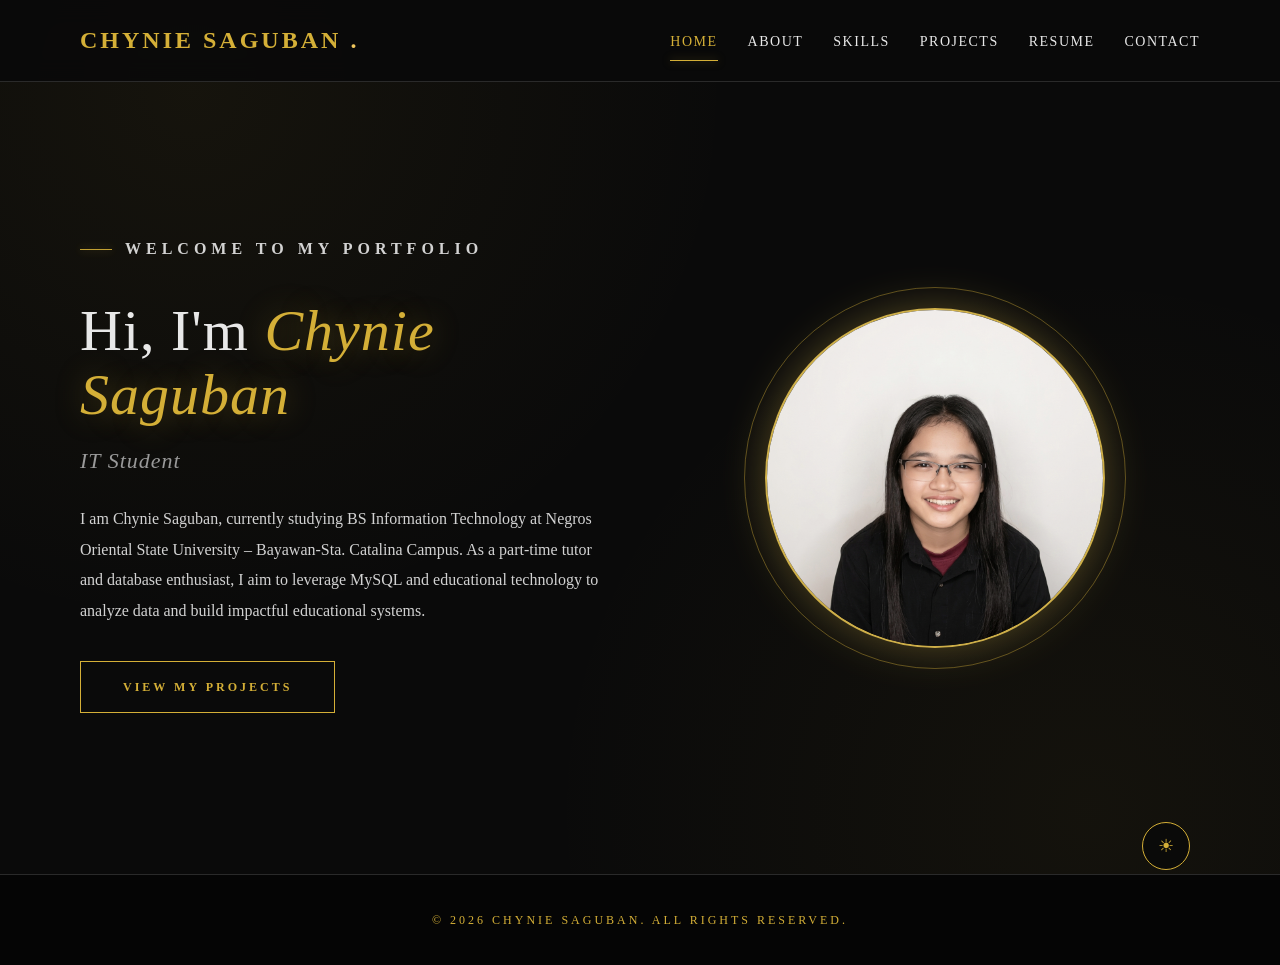
<file: index.html>
<!DOCTYPE html>
<html lang="en">
<head>
    <meta charset="UTF-8">
    <meta name="viewport" content="width=device-width, initial-scale=1.0">

    <title>Chynie Saguban | IT Student Portfolio</title>

    <link rel="stylesheet" href="css/style.css">
</head>

<body>

    <!-- Navigation Bar -->
    <header>
        <nav class="navbar">

            <div class="logo">
                Chynie Saguban
            </div>

            <button class="menu-toggle" id="menu-toggle">
                ☰
            </button>

            <ul class="nav-links" id="nav-links">
                <li><a href="index.html" class="active">Home</a></li>
                <li><a href="about.html">About</a></li>
                <li><a href="skills.html">Skills</a></li>
                <li><a href="projects.html">Projects</a></li>
                <li><a href="resume.html">Resume</a></li>
                <li><a href="contact.html">Contact</a></li>
            </ul>

        </nav>
    </header>

    <!-- Hero Section -->
    <main>

        <section class="hero">

            <div class="hero-text">

                <p class="small-title">
                    Welcome to my portfolio
                </p>

                <h1>
                    Hi, I'm 
                    <span>Chynie Saguban</span>
                </h1>

                <h2>
                    <span id="typing-text">IT Student & Aspiring Data Analyst</span>
                </h2>

                <p>
                    I am Chynie Saguban, currently studying BS Information Technology at Negros Oriental State University – Bayawan-Sta. Catalina Campus. As a part-time tutor and database enthusiast, I aim to leverage MySQL and educational technology to analyze data and build impactful educational systems.
                </p>

                <a href="projects.html" class="btn">
                    View My Projects
                </a>

            </div>

            <div class="hero-image">

                <img src="images/profile.jpg" 
                     alt="Chynie Saguban Profile Picture">

            </div>

        </section>

    </main>

    <!-- Footer -->
    <footer>

        <p>
            © 2026 Chynie Saguban. All Rights Reserved.
        </p>

    </footer>

    <button id="scroll-top">
        ↑
    </button>

    <button id="theme-toggle" title="Toggle Dark Mode">🌙</button>

    <script src="js/script.js"></script>

</body>
</html>
</file>
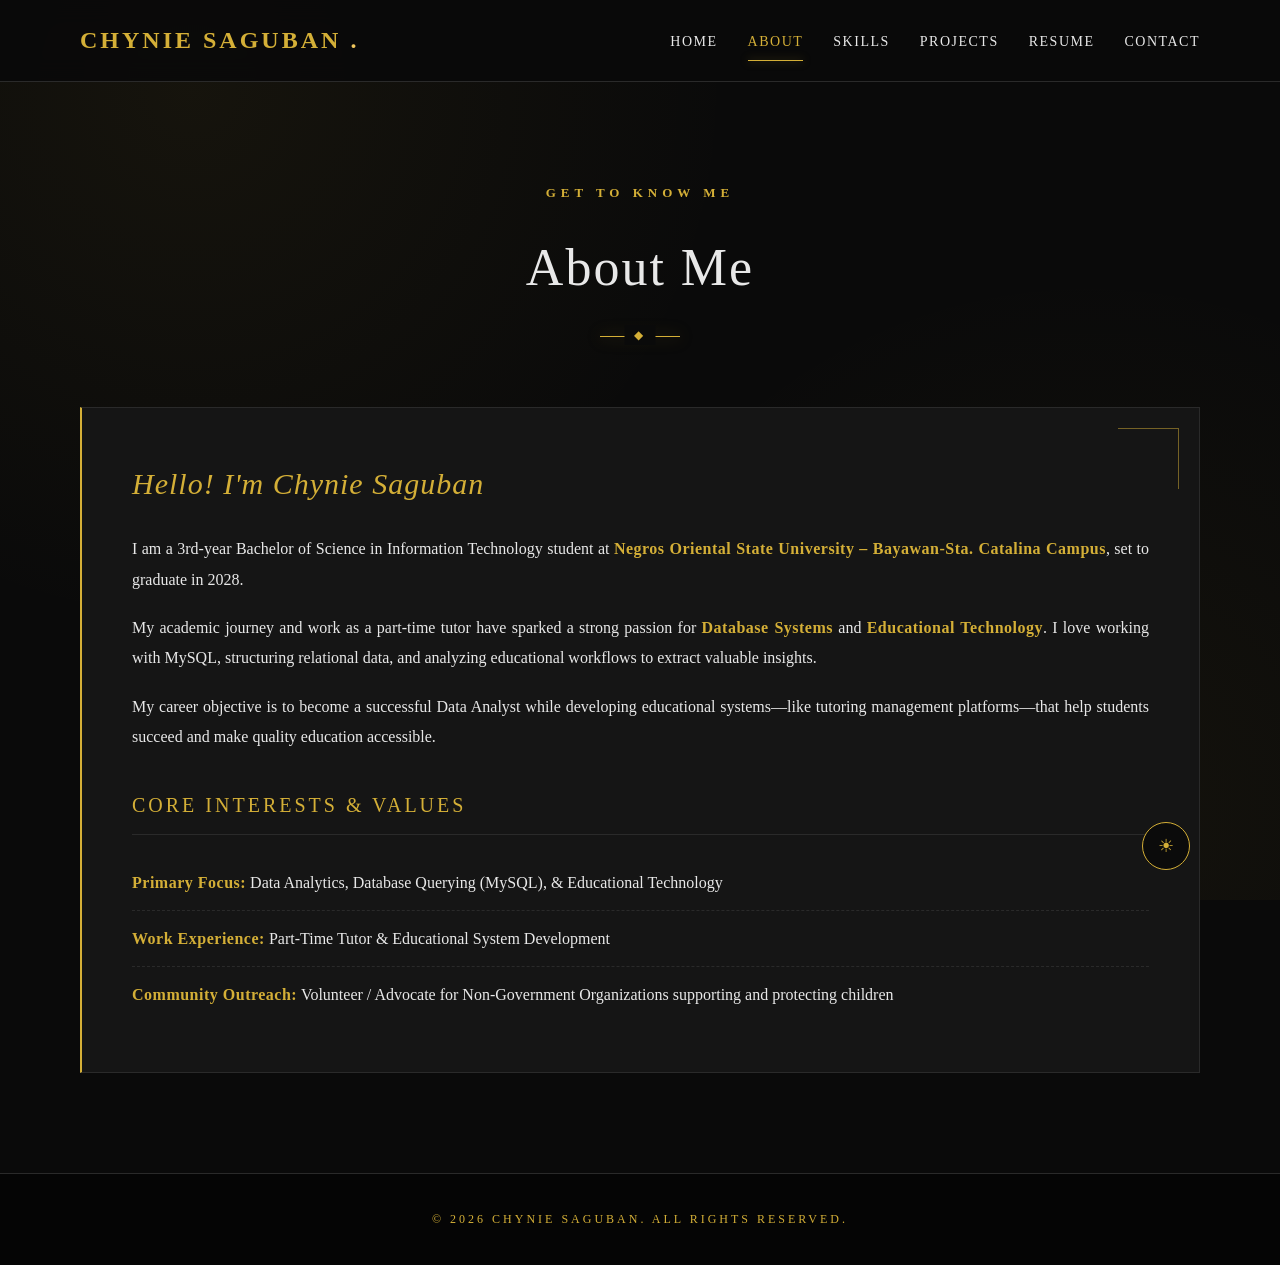
<file: about.html>
<!DOCTYPE html>
<html lang="en">
<head>
    <meta charset="UTF-8">
    <meta name="viewport" content="width=device-width, initial-scale=1.0">

    <title>About Me | Chynie Saguban Portfolio</title>

    <link rel="stylesheet" href="css/style.css">
</head>

<body>

    <!-- Navigation Bar -->
    <header>
        <nav class="navbar">

            <div class="logo">
                Chynie Saguban
            </div>

            <button class="menu-toggle" id="menu-toggle">
                ☰
            </button>

            <ul class="nav-links" id="nav-links">
                <li><a href="index.html">Home</a></li>
                <li><a href="about.html" class="active">About</a></li>
                <li><a href="skills.html">Skills</a></li>
                <li><a href="projects.html">Projects</a></li>
                <li><a href="resume.html">Resume</a></li>
                <li><a href="contact.html">Contact</a></li>
            </ul>

        </nav>
    </header>

    <main>
        <section class="page-section">
            <div class="section-title">
                <p class="small-title">Get To Know Me</p>
                <h1>About Me</h1>
            </div>

            <div class="about-container">
                <div class="about-text">
                    <h2>Hello! I'm Chynie Saguban</h2>
                    <p>
                        I am a 3rd-year Bachelor of Science in Information Technology student at <strong>Negros Oriental State University – Bayawan-Sta. Catalina Campus</strong>, set to graduate in 2028.
                    </p>
                    <p>
                        My academic journey and work as a part-time tutor have sparked a strong passion for <strong>Database Systems</strong> and <strong>Educational Technology</strong>. I love working with MySQL, structuring relational data, and analyzing educational workflows to extract valuable insights.
                    </p>
                    <p>
                        My career objective is to become a successful Data Analyst while developing educational systems—like tutoring management platforms—that help students succeed and make quality education accessible.
                    </p>

                    <h3>Core Interests & Values</h3>
                    <ul>
                        <li><strong>Primary Focus:</strong> Data Analytics, Database Querying (MySQL), & Educational Technology</li>
                        <li><strong>Work Experience:</strong> Part-Time Tutor & Educational System Development</li>
                        <li><strong>Community Outreach:</strong> Volunteer / Advocate for Non-Government Organizations supporting and protecting children</li>
                    </ul>
                </div>
            </div>
        </section>
    </main>

    <footer>
        <p>© 2026 Chynie Saguban. All Rights Reserved.</p>
    </footer>

    <button id="scroll-top">↑</button>

    <button id="theme-toggle" title="Toggle Dark Mode">🌙</button>

    <script src="js/script.js"></script>

</body>
</html>
</file>
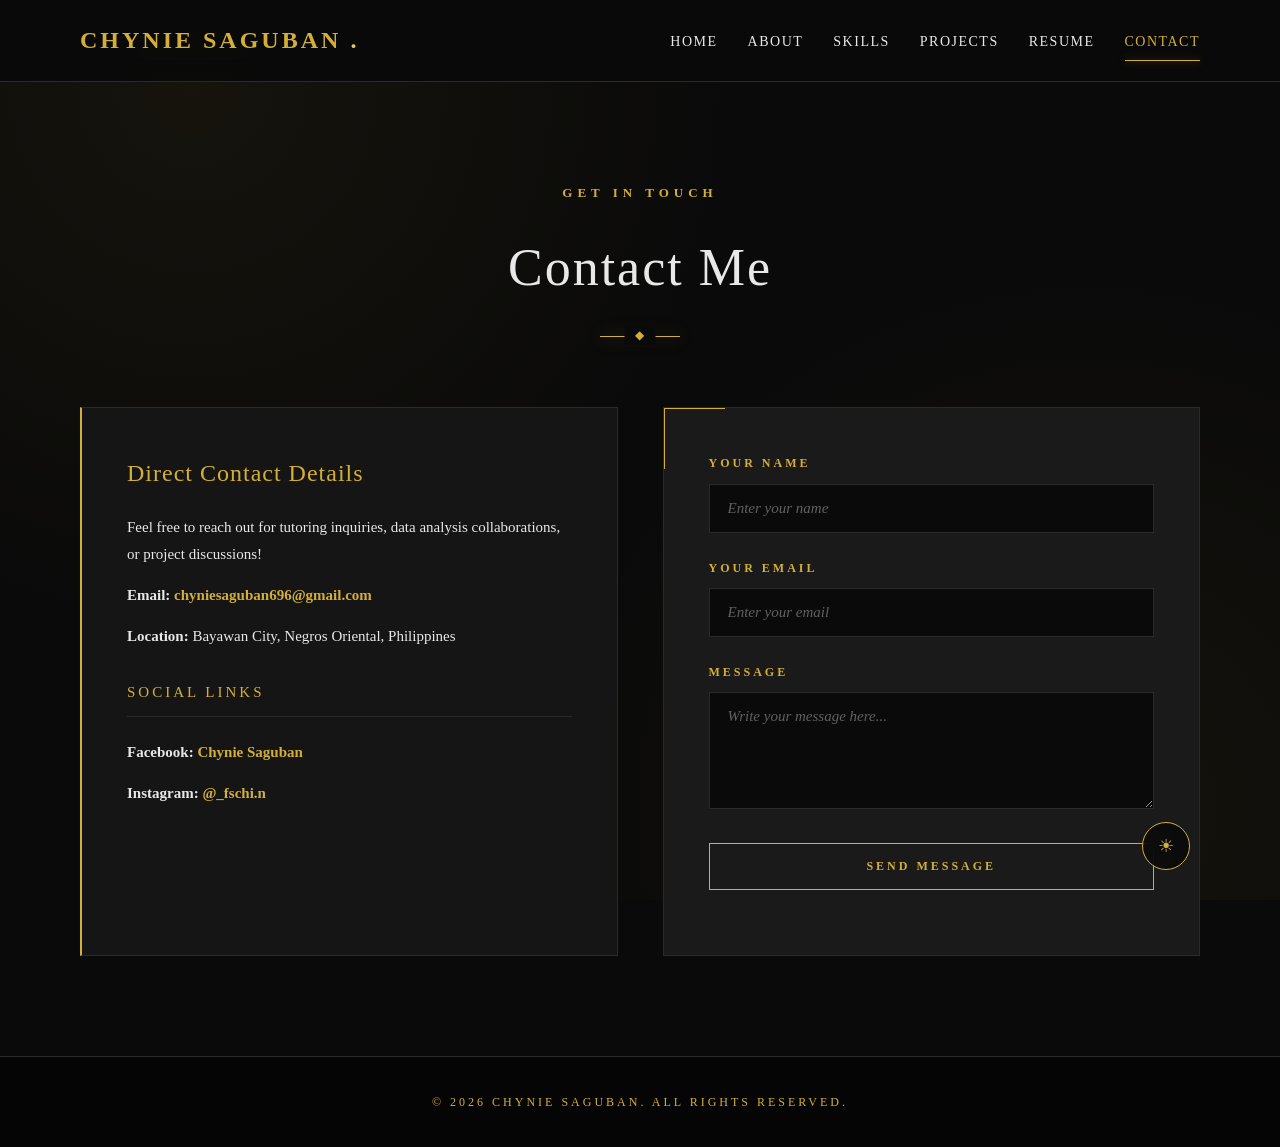
<file: contact.html>
<!DOCTYPE html>
<html lang="en">
<head>
    <meta charset="UTF-8">
    <meta name="viewport" content="width=device-width, initial-scale=1.0">

    <title>Contact | Chynie Saguban Portfolio</title>

    <link rel="stylesheet" href="css/style.css">
</head>

<body>

    <header>
        <nav class="navbar">

            <div class="logo">
                Chynie Saguban
            </div>

            <button class="menu-toggle" id="menu-toggle">
                ☰
            </button>

            <ul class="nav-links" id="nav-links">
                <li><a href="index.html">Home</a></li>
                <li><a href="about.html">About</a></li>
                <li><a href="skills.html">Skills</a></li>
                <li><a href="projects.html">Projects</a></li>
                <li><a href="resume.html">Resume</a></li>
                <li><a href="contact.html" class="active">Contact</a></li>
            </ul>

        </nav>
    </header>

    <main>
        <section class="page-section">
            <div class="section-title">
                <p class="small-title">Get In Touch</p>
                <h1>Contact Me</h1>
            </div>

            <div class="contact-container">
                <div class="contact-info">
                    <h2>Direct Contact Details</h2>
                    <p>Feel free to reach out for tutoring inquiries, data analysis collaborations, or project discussions!</p>

                    <p><strong>Email:</strong> <a href="mailto:chyniesaguban696@gmail.com">chyniesaguban696@gmail.com</a></p>
                    <p><strong>Location:</strong> Bayawan City, Negros Oriental, Philippines</p>

                    <h3>Social Links</h3>
                    <ul>
                        <li><strong>Facebook:</strong> <a href="https://www.facebook.com/chynie.saguban.73" target="_blank" rel="noopener">Chynie Saguban</a></li>
                        <li><strong>Instagram:</strong> <a href="https://www.instagram.com/_fschi.n" target="_blank" rel="noopener">@_fschi.n</a></li>
                    </ul>
                </div>

                <form class="contact-form" novalidate>
                    <div class="form-group">
                        <label for="name">Your Name</label>
                        <input type="text" id="name" placeholder="Enter your name" required>
                    </div>

                    <div class="form-group">
                        <label for="email">Your Email</label>
                        <input type="email" id="email" placeholder="Enter your email" required>
                    </div>

                    <div class="form-group">
                        <label for="message">Message</label>
                        <textarea id="message" rows="5" placeholder="Write your message here..." required></textarea>
                    </div>

                    <button type="submit" class="btn">Send Message</button>
                </form>
            </div>
        </section>
    </main>

    <footer>
        <p>© 2026 Chynie Saguban. All Rights Reserved.</p>
    </footer>

    <button id="scroll-top">↑</button>

    <button id="theme-toggle" title="Toggle Dark Mode">🌙</button>

    <script src="js/script.js"></script>

</body>
</html>
</file>
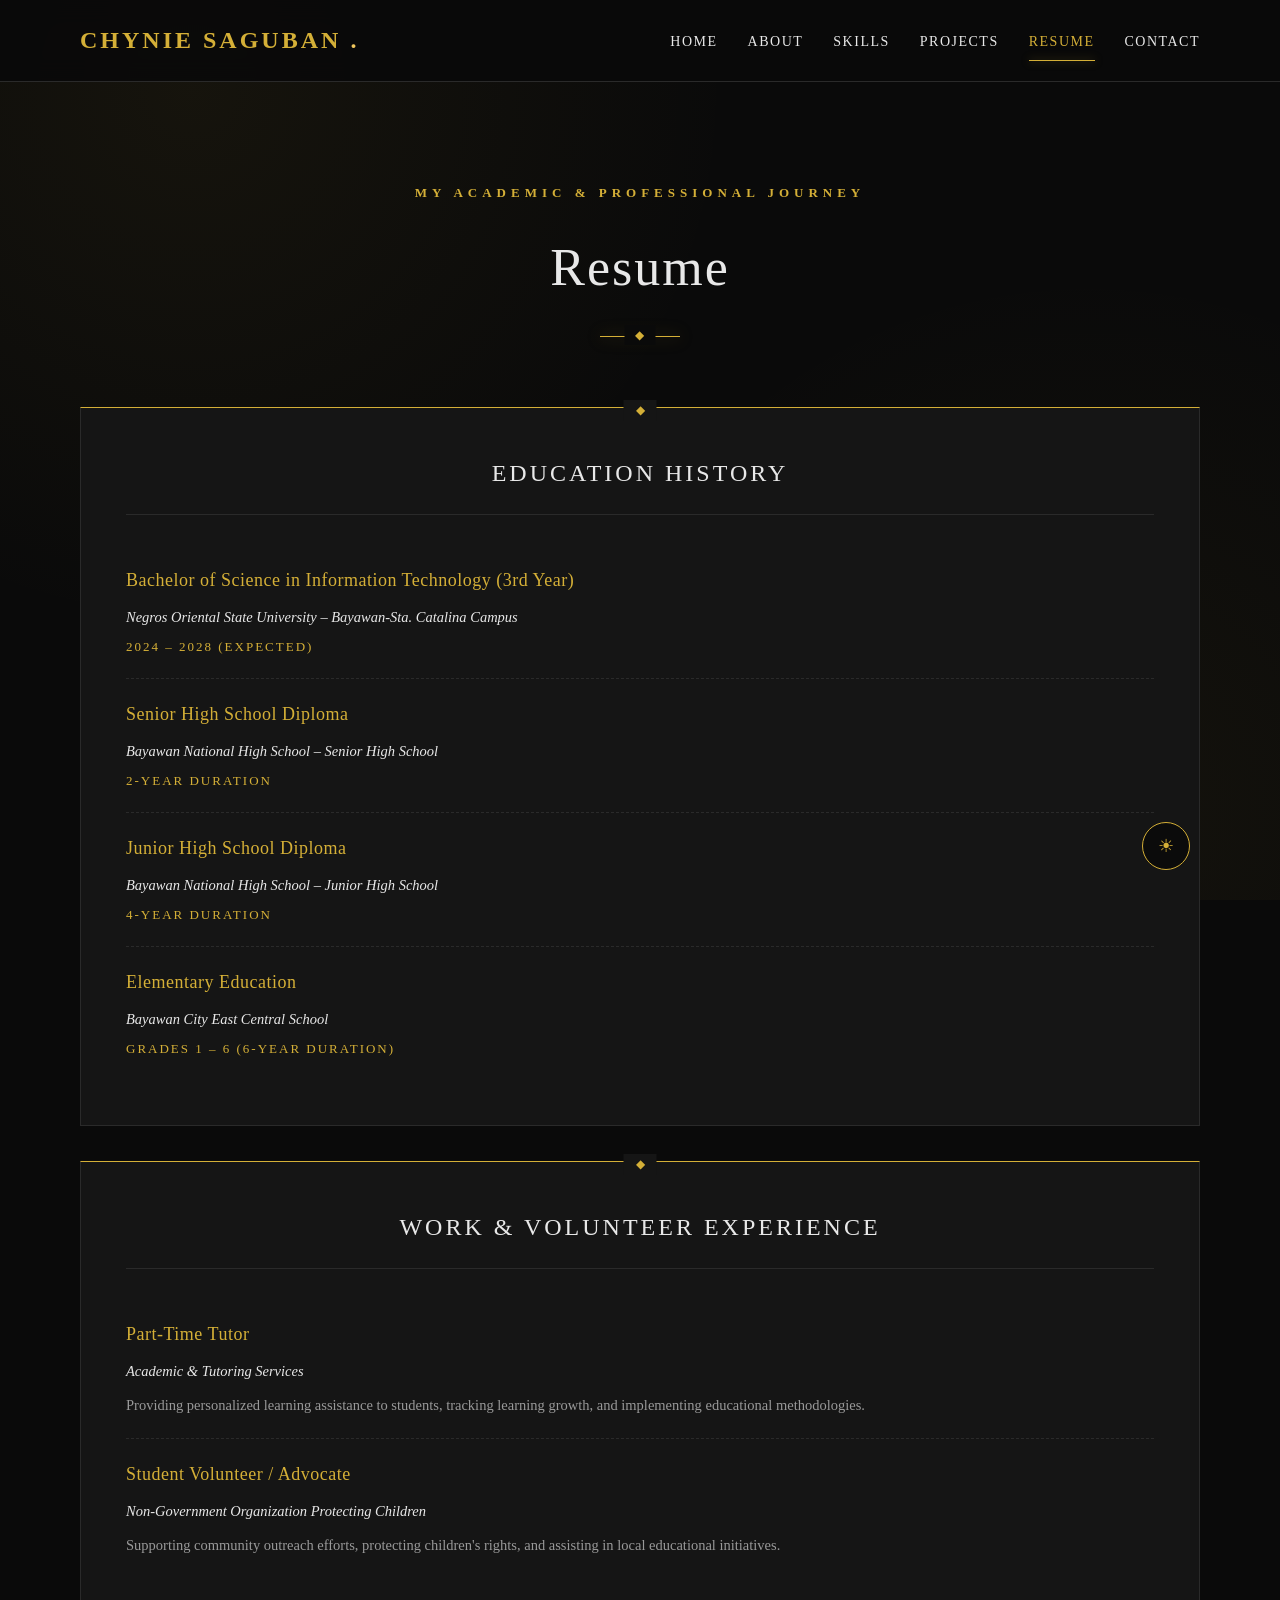
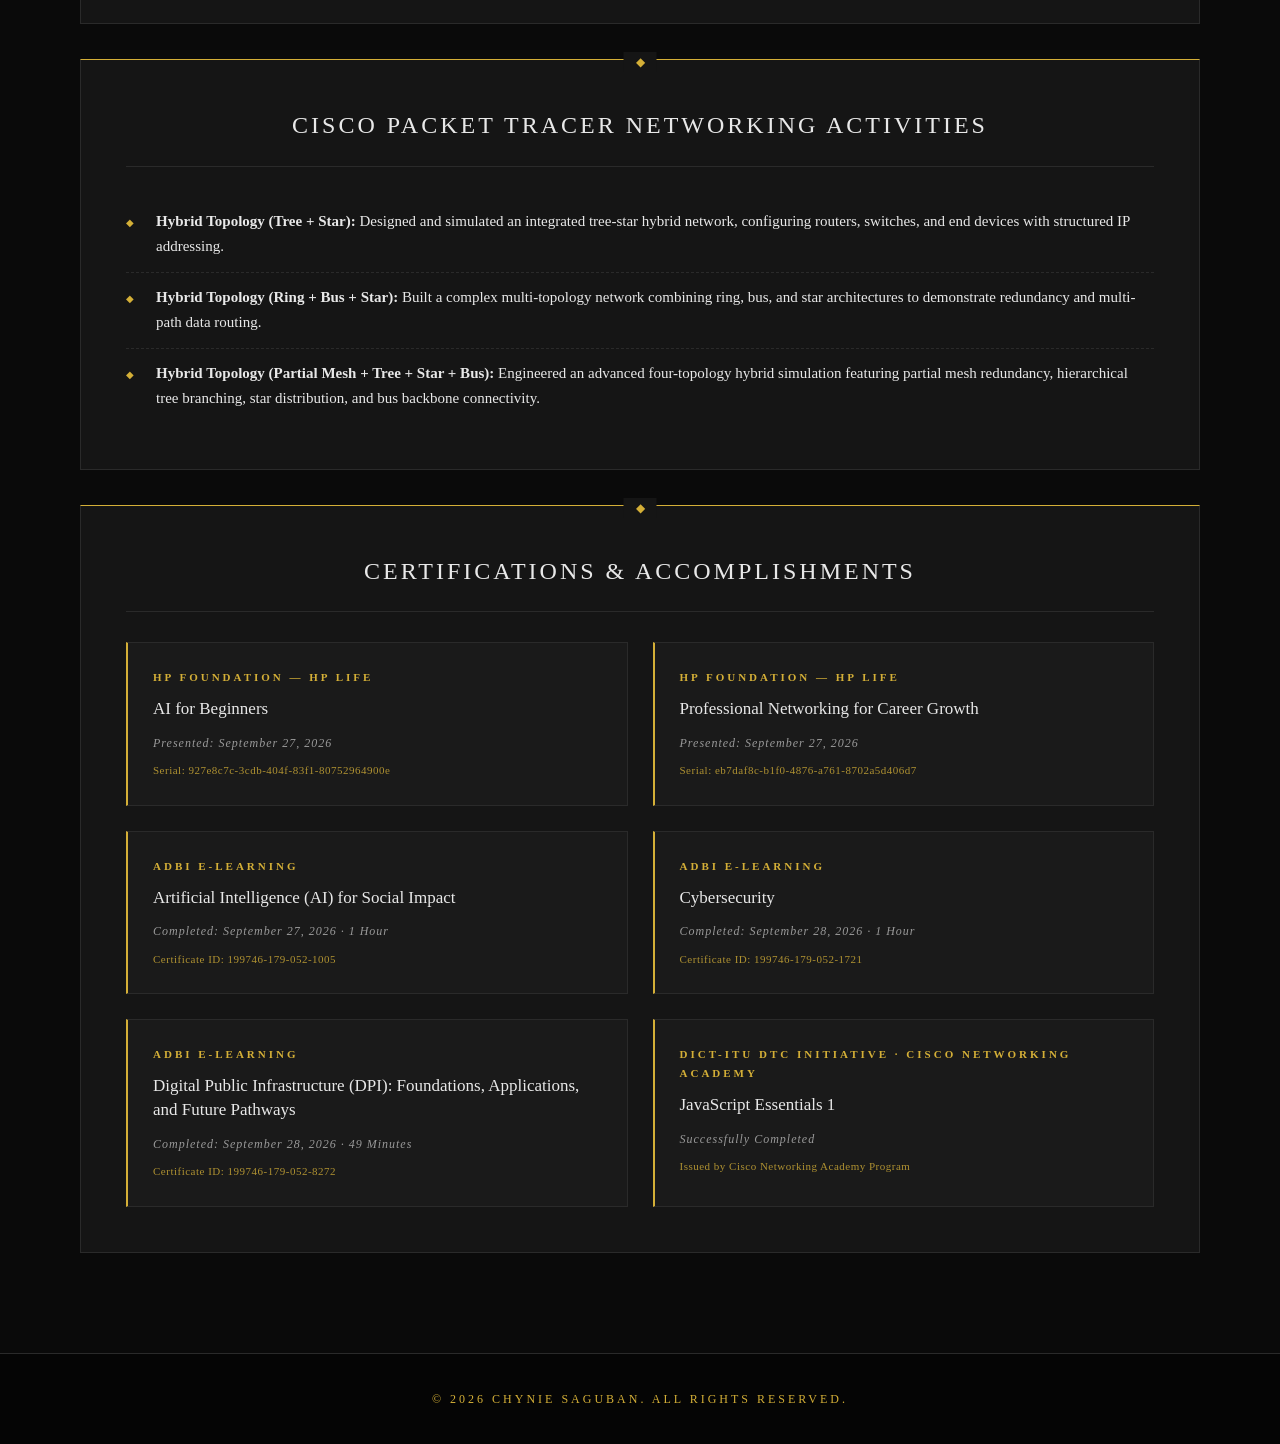
<file: resume.html>
<!DOCTYPE html>
<html lang="en">
<head>
    <meta charset="UTF-8">
    <meta name="viewport" content="width=device-width, initial-scale=1.0">

    <title>Resume | Chynie Saguban Portfolio</title>

    <link rel="stylesheet" href="css/style.css">
</head>

<body>

    <header>
        <nav class="navbar">

            <div class="logo">
                Chynie Saguban
            </div>

            <button class="menu-toggle" id="menu-toggle">
                ☰
            </button>

            <ul class="nav-links" id="nav-links">
                <li><a href="index.html">Home</a></li>
                <li><a href="about.html">About</a></li>
                <li><a href="skills.html">Skills</a></li>
                <li><a href="projects.html">Projects</a></li>
                <li><a href="resume.html" class="active">Resume</a></li>
                <li><a href="contact.html">Contact</a></li>
            </ul>

        </nav>
    </header>

    <main>
        <section class="page-section">
            <div class="section-title">
                <p class="small-title">My Academic & Professional Journey</p>
                <h1>Resume</h1>
            </div>

            <div class="resume-container">

                <!-- EDUCATION -->
                <div class="resume-block">
                    <h2>Education History</h2>

                    <div class="resume-item">
                        <h3>Bachelor of Science in Information Technology (3rd Year)</h3>
                        <p class="institution">Negros Oriental State University – Bayawan-Sta. Catalina Campus</p>
                        <p class="year">2024 – 2028 (Expected)</p>
                    </div>

                    <div class="resume-item">
                        <h3>Senior High School Diploma</h3>
                        <p class="institution">Bayawan National High School – Senior High School</p>
                        <p class="year">2-Year Duration</p>
                    </div>

                    <div class="resume-item">
                        <h3>Junior High School Diploma</h3>
                        <p class="institution">Bayawan National High School – Junior High School</p>
                        <p class="year">4-Year Duration</p>
                    </div>

                    <div class="resume-item">
                        <h3>Elementary Education</h3>
                        <p class="institution">Bayawan City East Central School</p>
                        <p class="year">Grades 1 – 6 (6-Year Duration)</p>
                    </div>
                </div>

                <!-- WORK & VOLUNTEER -->
                <div class="resume-block">
                    <h2>Work & Volunteer Experience</h2>

                    <div class="resume-item">
                        <h3>Part-Time Tutor</h3>
                        <p class="institution">Academic & Tutoring Services</p>
                        <p>Providing personalized learning assistance to students, tracking learning growth, and implementing educational methodologies.</p>
                    </div>

                    <div class="resume-item">
                        <h3>Student Volunteer / Advocate</h3>
                        <p class="institution">Non-Government Organization Protecting Children</p>
                        <p>Supporting community outreach efforts, protecting children's rights, and assisting in local educational initiatives.</p>
                    </div>
                </div>

                <!-- CISCO PACKET TRACER ACTIVITIES -->
                <div class="resume-block">
                    <h2>Cisco Packet Tracer Networking Activities</h2>
                    <ul>
                        <li><strong>Hybrid Topology (Tree + Star):</strong> Designed and simulated an integrated tree-star hybrid network, configuring routers, switches, and end devices with structured IP addressing.</li>
                        <li><strong>Hybrid Topology (Ring + Bus + Star):</strong> Built a complex multi-topology network combining ring, bus, and star architectures to demonstrate redundancy and multi-path data routing.</li>
                        <li><strong>Hybrid Topology (Partial Mesh + Tree + Star + Bus):</strong> Engineered an advanced four-topology hybrid simulation featuring partial mesh redundancy, hierarchical tree branching, star distribution, and bus backbone connectivity.</li>
                    </ul>
                </div>

                <!-- CERTIFICATIONS -->
                <div class="resume-block">
                    <h2>Certifications & Accomplishments</h2>

                    <div class="certificates-grid">

                        <div class="certificate-card">
                            <div class="cert-issuer">HP Foundation — HP LIFE</div>
                            <h3>AI for Beginners</h3>
                            <p class="cert-date">Presented: September 27, 2026</p>
                            <p class="cert-id">Serial: 927e8c7c-3cdb-404f-83f1-80752964900e</p>
                        </div>

                        <div class="certificate-card">
                            <div class="cert-issuer">HP Foundation — HP LIFE</div>
                            <h3>Professional Networking for Career Growth</h3>
                            <p class="cert-date">Presented: September 27, 2026</p>
                            <p class="cert-id">Serial: eb7daf8c-b1f0-4876-a761-8702a5d406d7</p>
                        </div>

                        <div class="certificate-card">
                            <div class="cert-issuer">ADBI E-Learning</div>
                            <h3>Artificial Intelligence (AI) for Social Impact</h3>
                            <p class="cert-date">Completed: September 27, 2026 · 1 Hour</p>
                            <p class="cert-id">Certificate ID: 199746-179-052-1005</p>
                        </div>

                        <div class="certificate-card">
                            <div class="cert-issuer">ADBI E-Learning</div>
                            <h3>Cybersecurity</h3>
                            <p class="cert-date">Completed: September 28, 2026 · 1 Hour</p>
                            <p class="cert-id">Certificate ID: 199746-179-052-1721</p>
                        </div>

                        <div class="certificate-card">
                            <div class="cert-issuer">ADBI E-Learning</div>
                            <h3>Digital Public Infrastructure (DPI): Foundations, Applications, and Future Pathways</h3>
                            <p class="cert-date">Completed: September 28, 2026 · 49 Minutes</p>
                            <p class="cert-id">Certificate ID: 199746-179-052-8272</p>
                        </div>

                        <div class="certificate-card">
                            <div class="cert-issuer">DICT-ITU DTC Initiative · Cisco Networking Academy</div>
                            <h3>JavaScript Essentials 1</h3>
                            <p class="cert-date">Successfully Completed</p>
                            <p class="cert-id">Issued by Cisco Networking Academy Program</p>
                        </div>

                    </div>
                </div>

            </div>
        </section>
    </main>

    <footer>
        <p>© 2026 Chynie Saguban. All Rights Reserved.</p>
    </footer>

    <button id="scroll-top">↑</button>

    <button id="theme-toggle" title="Toggle Theme">☀</button>

    <script src="js/script.js"></script>

</body>
</html>
</file>
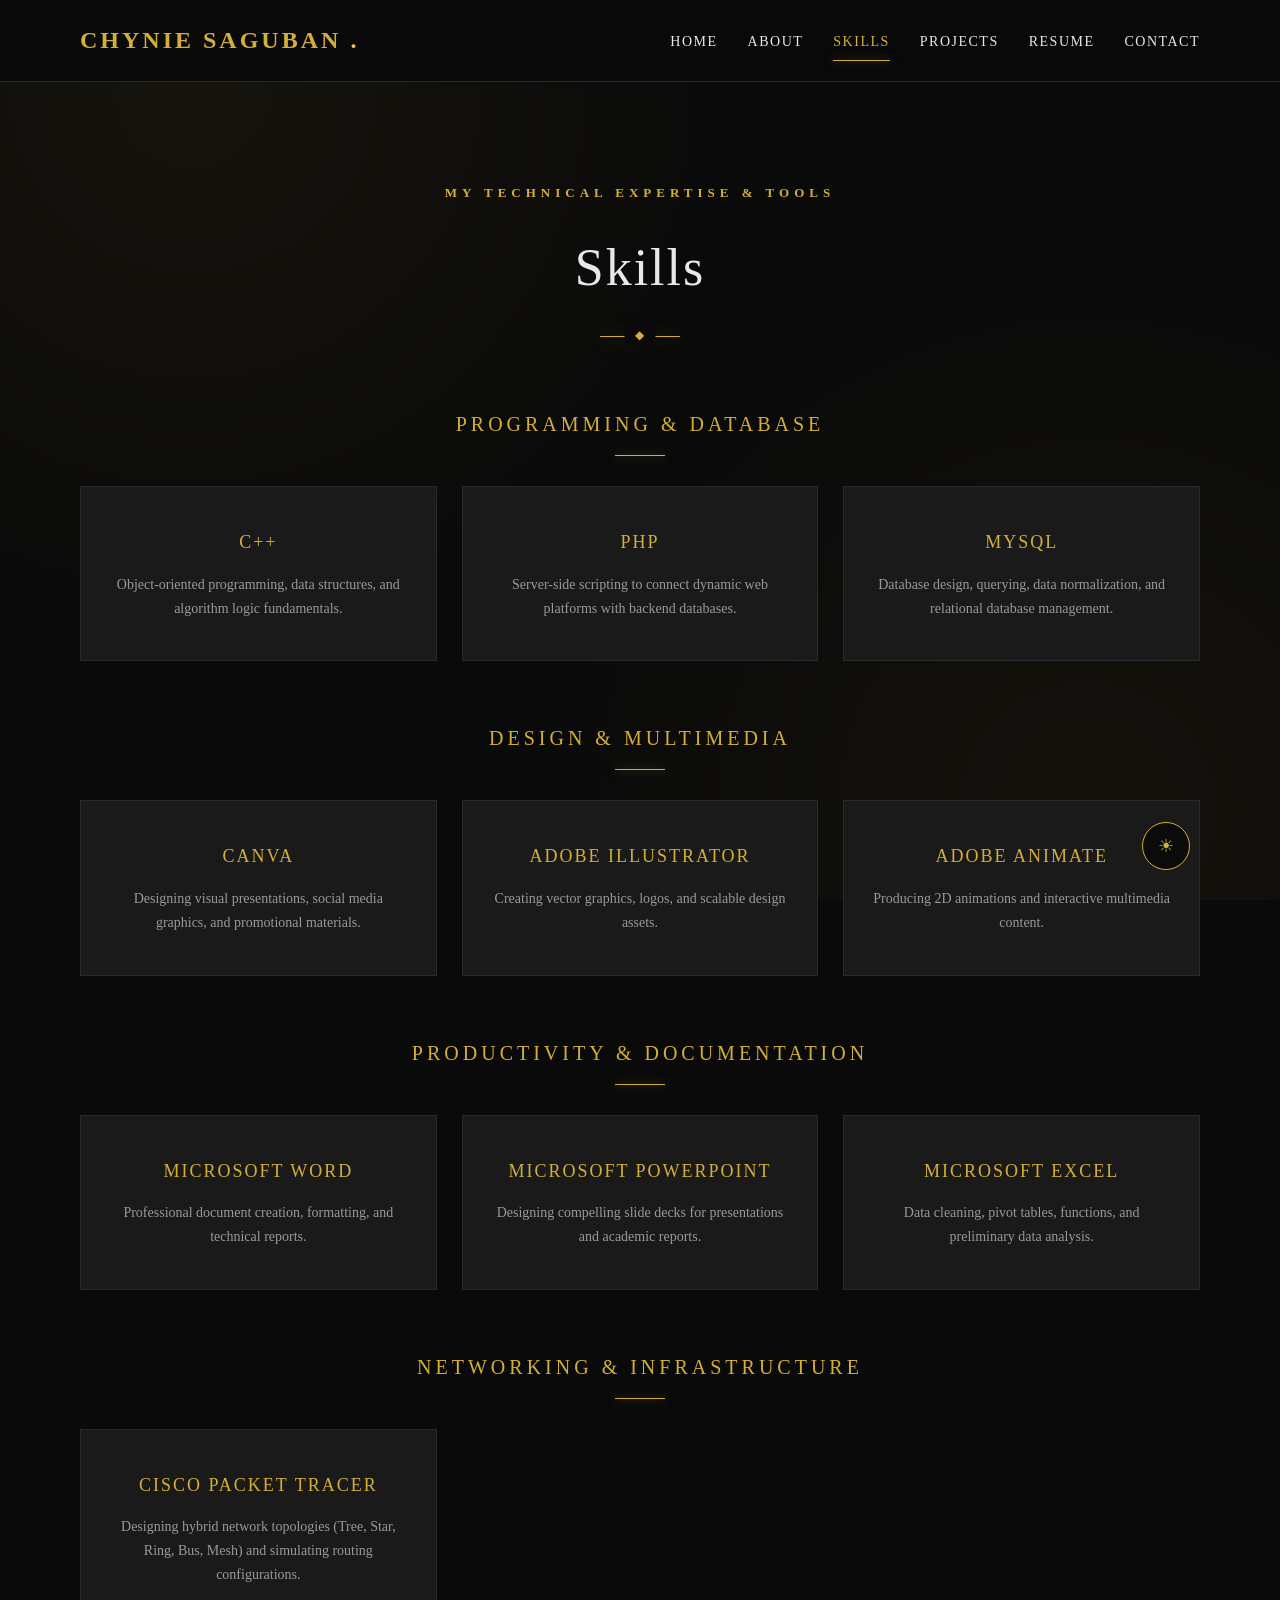
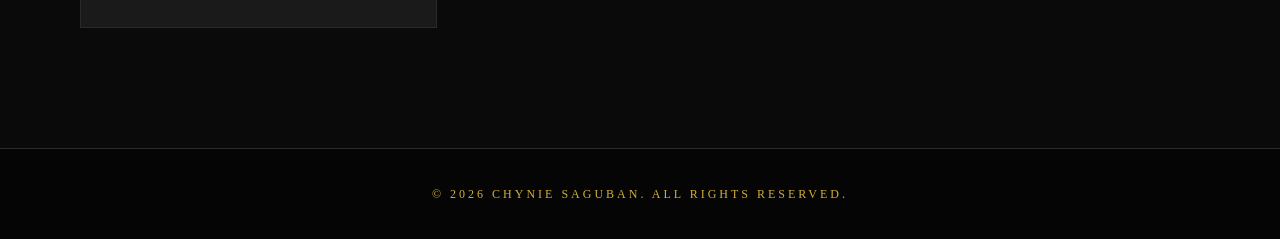
<file: skills.html>
<!DOCTYPE html>
<html lang="en">

<head>
    <meta charset="UTF-8">
    <meta name="viewport" content="width=device-width, initial-scale=1.0">

    <title>Skills | Chynie Saguban Portfolio</title>

    <link rel="stylesheet" href="css/style.css">
</head>

<body>

<header>
    <nav class="navbar">

        <div class="logo">
            Chynie Saguban
        </div>

        <button class="menu-toggle" id="menu-toggle">
            ☰
        </button>

        <ul class="nav-links" id="nav-links">
            <li><a href="index.html">Home</a></li>
            <li><a href="about.html">About</a></li>
            <li><a href="skills.html" class="active">Skills</a></li>
            <li><a href="projects.html">Projects</a></li>
            <li><a href="resume.html">Resume</a></li>
            <li><a href="contact.html">Contact</a></li>
        </ul>

    </nav>
</header>

<main>

<section class="page-section">

    <div class="section-title">

        <p class="small-title">
            My Technical Expertise & Tools
        </p>

        <h1>
            Skills
        </h1>

    </div>

    <!-- CATEGORY 1: PROGRAMMING & DATABASE -->
    <h2 class="skill-category-title">Programming & Database</h2>

    <div class="skills-container">

        <div class="skill-card">
            <h2>C++</h2>
            <p>Object-oriented programming, data structures, and algorithm logic fundamentals.</p>
        </div>

        <div class="skill-card">
            <h2>PHP</h2>
            <p>Server-side scripting to connect dynamic web platforms with backend databases.</p>
        </div>

        <div class="skill-card">
            <h2>MySQL</h2>
            <p>Database design, querying, data normalization, and relational database management.</p>
        </div>

    </div>

    <!-- CATEGORY 2: DESIGN & MULTIMEDIA -->
    <h2 class="skill-category-title">Design & Multimedia</h2>

    <div class="skills-container">

        <div class="skill-card">
            <h2>Canva</h2>
            <p>Designing visual presentations, social media graphics, and promotional materials.</p>
        </div>

        <div class="skill-card">
            <h2>Adobe Illustrator</h2>
            <p>Creating vector graphics, logos, and scalable design assets.</p>
        </div>

        <div class="skill-card">
            <h2>Adobe Animate</h2>
            <p>Producing 2D animations and interactive multimedia content.</p>
        </div>

    </div>

    <!-- CATEGORY 3: PRODUCTIVITY & DOCUMENTATION -->
    <h2 class="skill-category-title">Productivity & Documentation</h2>

    <div class="skills-container">

        <div class="skill-card">
            <h2>Microsoft Word</h2>
            <p>Professional document creation, formatting, and technical reports.</p>
        </div>

        <div class="skill-card">
            <h2>Microsoft PowerPoint</h2>
            <p>Designing compelling slide decks for presentations and academic reports.</p>
        </div>

        <div class="skill-card">
            <h2>Microsoft Excel</h2>
            <p>Data cleaning, pivot tables, functions, and preliminary data analysis.</p>
        </div>

    </div>

    <!-- CATEGORY 4: NETWORKING & INFRASTRUCTURE -->
    <h2 class="skill-category-title">Networking & Infrastructure</h2>

    <div class="skills-container">

        <div class="skill-card">
            <h2>Cisco Packet Tracer</h2>
            <p>Designing hybrid network topologies (Tree, Star, Ring, Bus, Mesh) and simulating routing configurations.</p>
        </div>

    </div>

</section>

</main>

<footer>
    <p>© 2026 Chynie Saguban. All Rights Reserved.</p>
</footer>

<button id="scroll-top">↑</button>

<button id="theme-toggle" title="Toggle Theme">☀</button>

<script src="js/script.js"></script>

</body>
</html>
</file>
<file: css/style.css>
/* =========================
   GLOBAL SETTINGS - GOLD & BLACK LUXURY
========================= */
* {
    margin: 0;
    padding: 0;
    box-sizing: border-box;
}

:root {
    --primary-color: #d4af37;
    --secondary-color: #f0c75e;
    --gold-dark: #a8842c;
    --background-color: #0a0a0a;
    --surface-color: #151515;
    --card-bg: #1a1a1a;
    --nav-bg: rgba(10, 10, 10, 0.95);
    --text-color: #e8e8e8;
    --text-muted: #999999;
    --border-color: #2a2a2a;
    --gold-glow: rgba(212, 175, 55, 0.35);
    --gold-glow-strong: rgba(212, 175, 55, 0.55);
}

body.light-mode {
    --primary-color: #b8912a;
    --secondary-color: #d4af37;
    --background-color: #fdfbf5;
    --surface-color: #f5f0e1;
    --card-bg: #ffffff;
    --nav-bg: rgba(253, 251, 245, 0.95);
    --text-color: #1a1a1a;
    --text-muted: #666666;
    --border-color: #e8dfc8;
    --gold-glow: rgba(184, 145, 42, 0.25);
    --gold-glow-strong: rgba(184, 145, 42, 0.4);
}

html { scroll-behavior: smooth; }

body {
    font-family: 'Georgia', 'Times New Roman', serif;
    background-color: var(--background-color);
    color: var(--text-color);
    line-height: 1.7;
    transition: background-color 0.4s ease, color 0.4s ease;
    background-image:
        radial-gradient(circle at 15% 10%, rgba(212, 175, 55, 0.06), transparent 40%),
        radial-gradient(circle at 85% 90%, rgba(212, 175, 55, 0.05), transparent 40%);
    background-attachment: fixed;
}

a { text-decoration: none; color: inherit; }
ul { list-style: none; }
img { max-width: 100%; display: block; }

/* =========================
   NAVIGATION
========================= */
header {
    width: 100%;
    position: sticky;
    top: 0;
    background: var(--nav-bg);
    backdrop-filter: blur(12px);
    -webkit-backdrop-filter: blur(12px);
    z-index: 1000;
    border-bottom: 1px solid var(--border-color);
}

.navbar {
    max-width: 1200px;
    margin: auto;
    padding: 20px 40px;
    display: flex;
    justify-content: space-between;
    align-items: center;
}

.logo {
    font-size: 24px;
    font-weight: bold;
    letter-spacing: 3px;
    text-transform: uppercase;
    color: var(--primary-color);
    font-family: 'Georgia', serif;
}

.logo::after { content: "."; color: var(--secondary-color); }
.logo.has-image::after { content: none; }
.logo.has-image img { max-height: 48px; width: auto; object-fit: contain; }

.nav-links { display: flex; gap: 30px; align-items: center; }

.nav-links a {
    transition: 0.3s;
    font-weight: 500;
    padding: 6px 0;
    position: relative;
    font-size: 14px;
    letter-spacing: 1.5px;
    text-transform: uppercase;
    color: var(--text-color);
}

.nav-links a::after {
    content: "";
    position: absolute;
    left: 0;
    bottom: -6px;
    width: 0;
    height: 1px;
    background: var(--primary-color);
    transition: width 0.35s ease;
    box-shadow: 0 0 8px var(--gold-glow-strong);
}

.nav-links a:hover::after,
.nav-links .active::after { width: 100%; }

.nav-links a:hover,
.nav-links .active { color: var(--primary-color); }

.menu-toggle {
    display: none;
    border: none;
    background: none;
    font-size: 28px;
    cursor: pointer;
    color: var(--primary-color);
}

/* =========================
   HOME PAGE
========================= */
.hero {
    max-width: 1200px;
    min-height: 88vh;
    margin: auto;
    padding: 80px 40px;
    display: flex;
    align-items: center;
    justify-content: space-between;
    gap: 60px;
}

.hero-text { flex: 1; }

.small-title {
    color: var(--primary-color);
    font-size: 13px;
    letter-spacing: 5px;
    text-transform: uppercase;
    margin-bottom: 20px;
    font-weight: bold;
    display: inline-block;
    padding-left: 45px;
    position: relative;
}

.small-title::before {
    content: "";
    position: absolute;
    left: 0;
    top: 50%;
    width: 32px;
    height: 1px;
    background: var(--primary-color);
    box-shadow: 0 0 8px var(--gold-glow-strong);
}

.hero h1 {
    font-size: 58px;
    margin-bottom: 15px;
    line-height: 1.1;
    font-family: 'Georgia', serif;
    font-weight: normal;
    color: var(--text-color);
    letter-spacing: 1px;
}

.hero h1 span {
    color: var(--primary-color);
    font-style: italic;
    text-shadow: 0 0 30px var(--gold-glow);
}

.hero h2 {
    font-size: 22px;
    margin-bottom: 25px;
    font-weight: 400;
    min-height: 35px;
    color: var(--text-muted);
    letter-spacing: 1px;
    font-style: italic;
}

.hero-text p {
    max-width: 600px;
    margin-bottom: 35px;
    font-size: 16px;
    line-height: 1.9;
    color: var(--text-color);
    opacity: 0.9;
}

.btn {
    display: inline-block;
    padding: 15px 42px;
    background: transparent;
    color: var(--primary-color);
    border: 1px solid var(--primary-color);
    border-radius: 0;
    transition: 0.4s;
    font-weight: bold;
    letter-spacing: 3px;
    text-transform: uppercase;
    font-size: 12px;
    position: relative;
    overflow: hidden;
    font-family: 'Georgia', serif;
    cursor: pointer;
}

.btn::before {
    content: "";
    position: absolute;
    top: 0;
    left: -100%;
    width: 100%;
    height: 100%;
    background: var(--primary-color);
    transition: 0.4s;
    z-index: -1;
}

.btn:hover::before { left: 0; }

.btn:hover {
    color: #0a0a0a;
    box-shadow: 0 0 25px var(--gold-glow-strong);
}

.hero-image {
    flex: 1;
    display: flex;
    justify-content: center;
    position: relative;
}

.hero-image::before {
    content: "";
    position: absolute;
    width: 380px;
    height: 380px;
    border: 1px solid var(--primary-color);
    border-radius: 50%;
    top: 50%;
    left: 50%;
    transform: translate(-50%, -50%) rotate(0deg);
    animation: rotateRing 25s linear infinite;
    opacity: 0.4;
}

@keyframes rotateRing {
    from { transform: translate(-50%, -50%) rotate(0deg); }
    to { transform: translate(-50%, -50%) rotate(360deg); }
}

.hero-image img {
    width: 340px;
    height: 340px;
    object-fit: cover;
    border-radius: 50%;
    border: 2px solid var(--primary-color);
    box-shadow: 0 0 40px var(--gold-glow), inset 0 0 40px rgba(0, 0, 0, 0.5);
    transition: 0.5s;
    position: relative;
    z-index: 1;
    filter: grayscale(15%);
}

.hero-image img:hover {
    transform: scale(1.03);
    filter: grayscale(0%);
    box-shadow: 0 0 60px var(--gold-glow-strong);
}

/* =========================
   GENERAL PAGES
========================= */
.page-section {
    max-width: 1200px;
    margin: auto;
    padding: 100px 40px;
}

.section-title {
    text-align: center;
    margin-bottom: 70px;
}

.section-title .small-title {
    padding-left: 0;
    display: block;
}

.section-title .small-title::before { display: none; }

.section-title h1 {
    font-size: 52px;
    color: var(--text-color);
    font-family: 'Georgia', serif;
    font-weight: normal;
    position: relative;
    display: inline-block;
    padding-bottom: 25px;
    letter-spacing: 2px;
}

.section-title h1::after {
    content: "";
    position: absolute;
    left: 50%;
    bottom: 0;
    transform: translateX(-50%);
    width: 80px;
    height: 1px;
    background: var(--primary-color);
    box-shadow: 0 0 15px var(--gold-glow-strong);
}

.section-title h1::before {
    content: "◆";
    position: absolute;
    left: 50%;
    bottom: -8px;
    transform: translateX(-50%);
    color: var(--primary-color);
    font-size: 12px;
    background: var(--background-color);
    padding: 0 10px;
    z-index: 1;
}

/* =========================
   ABOUT PAGE
========================= */
.about-container {
    display: grid;
    grid-template-columns: 1fr;
    gap: 30px;
}

.about-text {
    background: var(--surface-color);
    padding: 50px;
    border-radius: 0;
    border: 1px solid var(--border-color);
    border-left: 2px solid var(--primary-color);
    transition: 0.4s;
    position: relative;
}

.about-text::before {
    content: "";
    position: absolute;
    top: 20px;
    right: 20px;
    width: 60px;
    height: 60px;
    border-top: 1px solid var(--primary-color);
    border-right: 1px solid var(--primary-color);
    opacity: 0.5;
}

.about-text h2 {
    color: var(--primary-color);
    margin-bottom: 25px;
    font-size: 30px;
    font-family: 'Georgia', serif;
    font-weight: normal;
    font-style: italic;
    letter-spacing: 1px;
}

.about-text p {
    margin-bottom: 18px;
    text-align: justify;
    line-height: 1.9;
}

.about-text h3 {
    color: var(--primary-color);
    margin: 35px 0 20px;
    font-size: 20px;
    font-family: 'Georgia', serif;
    font-weight: normal;
    letter-spacing: 3px;
    text-transform: uppercase;
    padding-bottom: 12px;
    border-bottom: 1px solid var(--border-color);
}

.about-text ul li {
    padding: 14px 0;
    border-bottom: 1px dashed var(--border-color);
    line-height: 1.7;
}

.about-text ul li:last-child { border-bottom: none; }

.about-text strong {
    color: var(--primary-color);
    font-weight: bold;
    letter-spacing: 0.5px;
}

/* =========================
   SKILLS PAGE
========================= */
.skill-category-title {
    color: var(--primary-color);
    font-family: 'Georgia', serif;
    font-weight: normal;
    font-size: 20px;
    letter-spacing: 4px;
    text-transform: uppercase;
    text-align: center;
    margin: 60px 0 30px;
    position: relative;
    padding-bottom: 15px;
}

.skill-category-title::after {
    content: "";
    position: absolute;
    left: 50%;
    bottom: 0;
    transform: translateX(-50%);
    width: 50px;
    height: 1px;
    background: var(--primary-color);
    box-shadow: 0 0 10px var(--gold-glow-strong);
}

.skill-category-title:first-of-type { margin-top: 0; }

.skills-container {
    display: grid;
    grid-template-columns: repeat(3, 1fr);
    gap: 25px;
    margin-bottom: 20px;
}

.skill-card {
    background: var(--card-bg);
    padding: 40px 28px;
    text-align: center;
    border-radius: 0;
    transition: 0.4s;
    border: 1px solid var(--border-color);
    position: relative;
    overflow: hidden;
}

.skill-card::before {
    content: "";
    position: absolute;
    top: 0;
    left: 0;
    width: 100%;
    height: 2px;
    background: linear-gradient(90deg, transparent, var(--primary-color), transparent);
    transform: translateX(-100%);
    transition: transform 0.5s;
}

.skill-card:hover::before { transform: translateX(0); }

.skill-card:hover {
    transform: translateY(-8px);
    box-shadow: 0 20px 40px rgba(0, 0, 0, 0.4), 0 0 30px var(--gold-glow);
    border-color: var(--primary-color);
}

.skill-card h2 {
    color: var(--primary-color);
    font-size: 18px;
    margin-bottom: 15px;
    font-family: 'Georgia', serif;
    font-weight: normal;
    letter-spacing: 2px;
    text-transform: uppercase;
}

.skill-card p {
    font-size: 14px;
    color: var(--text-muted);
    line-height: 1.7;
}

/* =========================
   PROJECTS PAGE
========================= */
.projects-container {
    display: grid;
    grid-template-columns: repeat(2, 1fr);
    gap: 40px;
}

.project-card {
    background: var(--card-bg);
    border-radius: 0;
    overflow: hidden;
    transition: 0.4s;
    border: 1px solid var(--border-color);
    position: relative;
}

.project-card:hover {
    transform: translateY(-10px);
    box-shadow: 0 25px 50px rgba(0, 0, 0, 0.5), 0 0 35px var(--gold-glow);
    border-color: var(--primary-color);
}

.project-card img {
    width: 100%;
    height: 260px;
    object-fit: cover;
    transition: 0.6s;
    filter: grayscale(30%) brightness(0.85);
}

.project-card:hover img {
    transform: scale(1.06);
    filter: grayscale(0%) brightness(1);
}

.project-content {
    padding: 32px;
    border-top: 1px solid var(--border-color);
}

.project-content h2 {
    margin-bottom: 15px;
    color: var(--primary-color);
    font-size: 22px;
    font-family: 'Georgia', serif;
    font-weight: normal;
    letter-spacing: 0.5px;
    line-height: 1.4;
}

.project-content h3 {
    margin-top: 20px;
    color: var(--primary-color);
    font-size: 12px;
    letter-spacing: 3px;
    text-transform: uppercase;
    padding-top: 15px;
    border-top: 1px dashed var(--border-color);
    font-family: 'Georgia', serif;
}

.project-content p {
    font-size: 14.5px;
    line-height: 1.8;
    color: var(--text-color);
    opacity: 0.9;
}

/* =========================
   RESUME PAGE
========================= */
.resume-container {
    display: grid;
    gap: 35px;
}

.resume-block {
    background: var(--surface-color);
    padding: 45px;
    border-radius: 0;
    border: 1px solid var(--border-color);
    border-top: 1px solid var(--primary-color);
    position: relative;
}

.resume-block::before {
    content: "◆";
    position: absolute;
    top: -8px;
    left: 50%;
    transform: translateX(-50%);
    color: var(--primary-color);
    font-size: 12px;
    background: var(--surface-color);
    padding: 0 12px;
}

.resume-block h2 {
    color: var(--text-color);
    margin-bottom: 30px;
    font-size: 24px;
    font-family: 'Georgia', serif;
    font-weight: normal;
    letter-spacing: 3px;
    text-transform: uppercase;
    text-align: center;
    padding-bottom: 20px;
    border-bottom: 1px solid var(--border-color);
}

.resume-item {
    padding: 20px 0;
    border-bottom: 1px dashed var(--border-color);
}

.resume-item:last-child { border-bottom: none; }

.resume-item h3 {
    color: var(--primary-color);
    font-size: 18px;
    margin-bottom: 8px;
    font-family: 'Georgia', serif;
    font-weight: normal;
    letter-spacing: 0.5px;
}

.resume-item .institution {
    font-weight: 500;
    color: var(--text-color);
    font-style: italic;
}

.resume-item .year {
    font-size: 13px;
    color: var(--primary-color);
    letter-spacing: 2px;
    text-transform: uppercase;
    margin-top: 5px;
}

.resume-item p {
    font-size: 14.5px;
    line-height: 1.8;
    margin-top: 8px;
    color: var(--text-muted);
}

.resume-block ul li {
    padding: 12px 0 12px 30px;
    position: relative;
    font-size: 15px;
    border-bottom: 1px dashed var(--border-color);
}

.resume-block ul li:last-child { border-bottom: none; }

.resume-block ul li::before {
    content: "◆";
    color: var(--primary-color);
    position: absolute;
    left: 0;
    font-size: 10px;
    top: 17px;
}

/* Certificate Cards */
.certificates-grid {
    display: grid;
    grid-template-columns: repeat(2, 1fr);
    gap: 25px;
    margin-top: 15px;
}

.certificate-card {
    background: var(--card-bg);
    padding: 25px;
    border: 1px solid var(--border-color);
    border-left: 2px solid var(--primary-color);
    transition: 0.4s;
    position: relative;
}

.certificate-card:hover {
    transform: translateY(-6px);
    border-color: var(--primary-color);
    box-shadow: 0 15px 35px rgba(0, 0, 0, 0.4), 0 0 25px var(--gold-glow);
}

.certificate-card .cert-issuer {
    color: var(--primary-color);
    font-size: 11px;
    letter-spacing: 3px;
    text-transform: uppercase;
    margin-bottom: 10px;
    font-weight: bold;
}

.certificate-card h3 {
    color: var(--text-color);
    font-family: 'Georgia', serif;
    font-weight: normal;
    font-size: 17px;
    margin-bottom: 12px;
    line-height: 1.4;
}

.certificate-card .cert-date {
    color: var(--text-muted);
    font-size: 12px;
    letter-spacing: 1px;
    font-style: italic;
}

.certificate-card .cert-id {
    color: var(--primary-color);
    font-size: 11px;
    letter-spacing: 0.5px;
    margin-top: 8px;
    word-break: break-all;
    opacity: 0.8;
}

/* =========================
   CONTACT PAGE
========================= */
.contact-container {
    display: grid;
    grid-template-columns: 1fr 1fr;
    gap: 45px;
}

.contact-info {
    background: var(--surface-color);
    padding: 45px;
    border-radius: 0;
    border: 1px solid var(--border-color);
    border-left: 2px solid var(--primary-color);
}

.contact-info h2 {
    color: var(--primary-color);
    margin-bottom: 20px;
    font-family: 'Georgia', serif;
    font-weight: normal;
    font-size: 24px;
    letter-spacing: 1px;
}

.contact-info h3 {
    margin-top: 30px;
    margin-bottom: 15px;
    color: var(--primary-color);
    font-family: 'Georgia', serif;
    font-weight: normal;
    letter-spacing: 3px;
    text-transform: uppercase;
    font-size: 15px;
    padding-bottom: 10px;
    border-bottom: 1px solid var(--border-color);
}

.contact-info p {
    margin-bottom: 14px;
    line-height: 1.8;
    font-size: 15px;
}

.contact-info a {
    color: var(--primary-color);
    font-weight: bold;
    transition: 0.3s;
    border-bottom: 1px solid transparent;
}

.contact-info a:hover {
    border-bottom-color: var(--primary-color);
    text-shadow: 0 0 12px var(--gold-glow-strong);
}

.contact-info ul li { padding: 8px 0; font-size: 15px; }

.contact-form {
    background: var(--card-bg);
    padding: 45px;
    border-radius: 0;
    border: 1px solid var(--border-color);
    position: relative;
}

.contact-form::before {
    content: "";
    position: absolute;
    top: 0;
    left: 0;
    width: 60px;
    height: 60px;
    border-top: 1px solid var(--primary-color);
    border-left: 1px solid var(--primary-color);
}

.form-group { margin-bottom: 25px; }

.form-group label {
    display: block;
    margin-bottom: 10px;
    font-weight: bold;
    color: var(--primary-color);
    font-size: 12px;
    letter-spacing: 3px;
    text-transform: uppercase;
    font-family: 'Georgia', serif;
}

.form-group input,
.form-group textarea {
    width: 100%;
    padding: 15px 18px;
    border: 1px solid var(--border-color);
    border-radius: 0;
    background: var(--background-color);
    color: var(--text-color);
    font-family: 'Georgia', serif;
    font-size: 15px;
    transition: 0.3s;
}

.form-group input::placeholder,
.form-group textarea::placeholder {
    color: var(--text-muted);
    font-style: italic;
    opacity: 0.6;
}

.form-group input:focus,
.form-group textarea:focus {
    outline: none;
    border-color: var(--primary-color);
    box-shadow: 0 0 0 1px var(--primary-color), 0 0 20px var(--gold-glow);
}

.form-group input.input-error,
.form-group textarea.input-error {
    border-color: #c0392b;
    background: rgba(192, 57, 43, 0.08);
}

.form-status {
    margin-top: 20px;
    font-weight: bold;
    text-align: center;
    font-style: italic;
    letter-spacing: 0.5px;
}

.contact-form .btn { width: 100%; cursor: pointer; font-size: 12px; }

/* =========================
   FOOTER
========================= */
footer {
    background: #050505;
    color: var(--primary-color);
    text-align: center;
    padding: 35px 25px;
    font-size: 12px;
    letter-spacing: 3px;
    text-transform: uppercase;
    border-top: 1px solid var(--border-color);
    font-family: 'Georgia', serif;
}

body.light-mode footer { background: #1a1a1a; color: var(--primary-color); }

/* =========================
   SCROLL TOP + THEME TOGGLE
========================= */
#scroll-top,
#theme-toggle {
    position: fixed;
    bottom: 30px;
    width: 48px;
    height: 48px;
    border: 1px solid var(--primary-color);
    border-radius: 50%;
    background: rgba(10, 10, 10, 0.85);
    backdrop-filter: blur(10px);
    color: var(--primary-color);
    font-size: 18px;
    cursor: pointer;
    z-index: 999;
    transition: 0.4s;
    display: flex;
    align-items: center;
    justify-content: center;
}

#scroll-top { right: 30px; display: none; }
#theme-toggle { right: 90px; }

body.light-mode #scroll-top,
body.light-mode #theme-toggle { background: rgba(253, 251, 245, 0.9); }

#scroll-top:hover,
#theme-toggle:hover {
    background: var(--primary-color);
    color: #0a0a0a;
    transform: translateY(-4px);
    box-shadow: 0 0 25px var(--gold-glow-strong);
}

/* =========================
   IMAGE MODAL
========================= */
.image-modal {
    display: none;
    position: fixed;
    inset: 0;
    background: rgba(0, 0, 0, 0.94);
    z-index: 2000;
    justify-content: center;
    align-items: center;
    padding: 30px;
    animation: fadeIn 0.35s ease;
}

.modal-img {
    max-width: 90%;
    max-height: 85vh;
    border: 1px solid var(--primary-color);
    box-shadow: 0 0 60px var(--gold-glow-strong);
    animation: zoomIn 0.4s ease;
}

@keyframes zoomIn {
    from { transform: scale(0.9); opacity: 0; }
    to { transform: scale(1); opacity: 1; }
}

.modal-close {
    position: absolute;
    top: 25px;
    right: 45px;
    font-size: 48px;
    color: var(--primary-color);
    cursor: pointer;
    transition: 0.3s;
    line-height: 1;
    font-weight: 300;
}

.modal-close:hover {
    color: var(--secondary-color);
    transform: rotate(90deg);
    text-shadow: 0 0 20px var(--gold-glow-strong);
}

@keyframes fadeIn { from { opacity: 0; } to { opacity: 1; } }

/* =========================
   SCROLL REVEAL ANIMATION
========================= */
.fade-in {
    opacity: 0;
    transform: translateY(30px);
    transition: opacity 0.8s ease, transform 0.8s ease;
}

.fade-in.visible { opacity: 1; transform: translateY(0); }

/* =========================
   RESPONSIVE DESIGN
========================= */
@media (max-width: 900px) {
    .skills-container { grid-template-columns: repeat(2, 1fr); }
    .projects-container { grid-template-columns: 1fr; }
    .contact-container { grid-template-columns: 1fr; }
    .certificates-grid { grid-template-columns: 1fr; }
}

@media (max-width: 768px) {
    .navbar { padding: 18px 20px; }
    .logo { font-size: 18px; letter-spacing: 2px; }
    .menu-toggle { display: block; }

    .nav-links {
        position: absolute;
        top: 72px;
        left: 0;
        width: 100%;
        background: var(--nav-bg);
        backdrop-filter: blur(15px);
        flex-direction: column;
        align-items: center;
        padding: 35px 0;
        display: none;
        border-bottom: 1px solid var(--primary-color);
        gap: 20px;
    }

    .nav-links.show { display: flex; }

    .hero {
        flex-direction: column-reverse;
        text-align: center;
        padding: 50px 20px;
        gap: 40px;
    }

    .hero h1 { font-size: 38px; }
    .hero h2 { font-size: 16px; }

    .hero-image::before { width: 280px; height: 280px; }
    .hero-image img { width: 240px; height: 240px; }

    .hero-text p { margin-left: auto; margin-right: auto; }

    .small-title { padding-left: 0; }
    .small-title::before { display: none; }
}

@media (max-width: 600px) {
    .page-section { padding: 60px 20px; }

    .skills-container { grid-template-columns: 1fr; }

    .section-title h1 { font-size: 34px; }

    .about-text,
    .resume-block,
    .contact-info,
    .contact-form { padding: 28px; }

    .about-text::before,
    .contact-form::before { display: none; }

    #scroll-top { bottom: 20px; right: 20px; width: 42px; height: 42px; }
    #theme-toggle { bottom: 20px; right: 75px; width: 42px; height: 42px; }

    .modal-close { top: 15px; right: 20px; font-size: 38px; }
}
</file>
